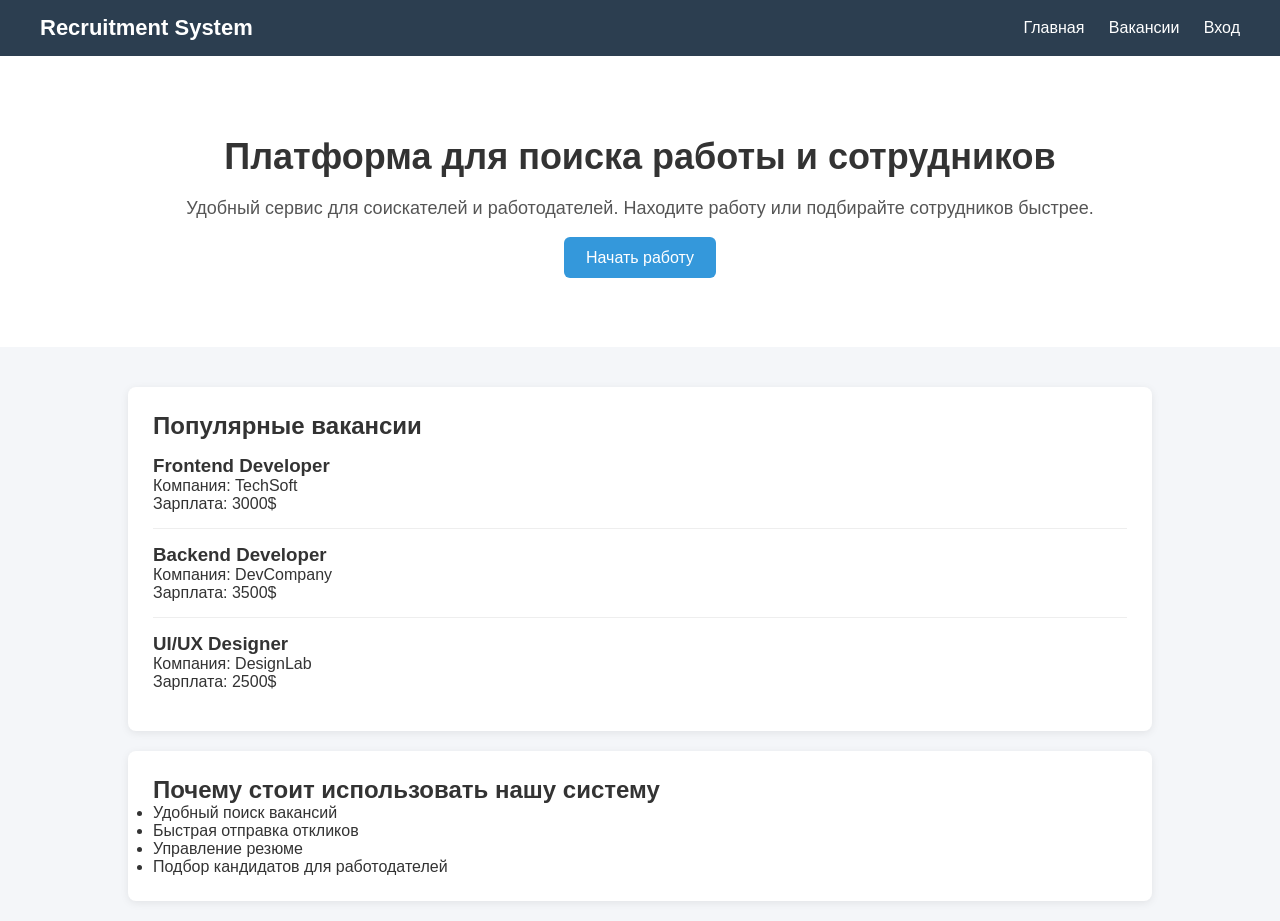
<file: recruitment-system-ui/index.html>
<!DOCTYPE html>
<html lang="ru">

<head>
<meta charset="UTF-8">
<title>Recruitment System</title>
<link rel="stylesheet" href="css/style.css">
</head>

<body>

<header>

<div class="logo">
Recruitment System
</div>

<nav>
<a href="index.html">Главная</a>
<a href="vacancies.html">Вакансии</a>
<a href="login.html">Вход</a>
</nav>

</header>

<section class="hero">

<h1>Платформа для поиска работы и сотрудников</h1>

<p>
Удобный сервис для соискателей и работодателей.
Находите работу или подбирайте сотрудников быстрее.
</p>

<a href="login.html" class="btn">Начать работу</a>

</section>

<div class="container">

<div class="card">

<h2>Популярные вакансии</h2>

<div class="vacancy">
<h3>Frontend Developer</h3>
<p>Компания: TechSoft</p>
<p>Зарплата: 3000$</p>
</div>

<div class="vacancy">
<h3>Backend Developer</h3>
<p>Компания: DevCompany</p>
<p>Зарплата: 3500$</p>
</div>

<div class="vacancy">
<h3>UI/UX Designer</h3>
<p>Компания: DesignLab</p>
<p>Зарплата: 2500$</p>
</div>

</div>

<div class="card">

<h2>Почему стоит использовать нашу систему</h2>

<ul>
<li>Удобный поиск вакансий</li>
<li>Быстрая отправка откликов</li>
<li>Управление резюме</li>
<li>Подбор кандидатов для работодателей</li>
</ul>

</div>

</div>

</body>
</html>
</file>
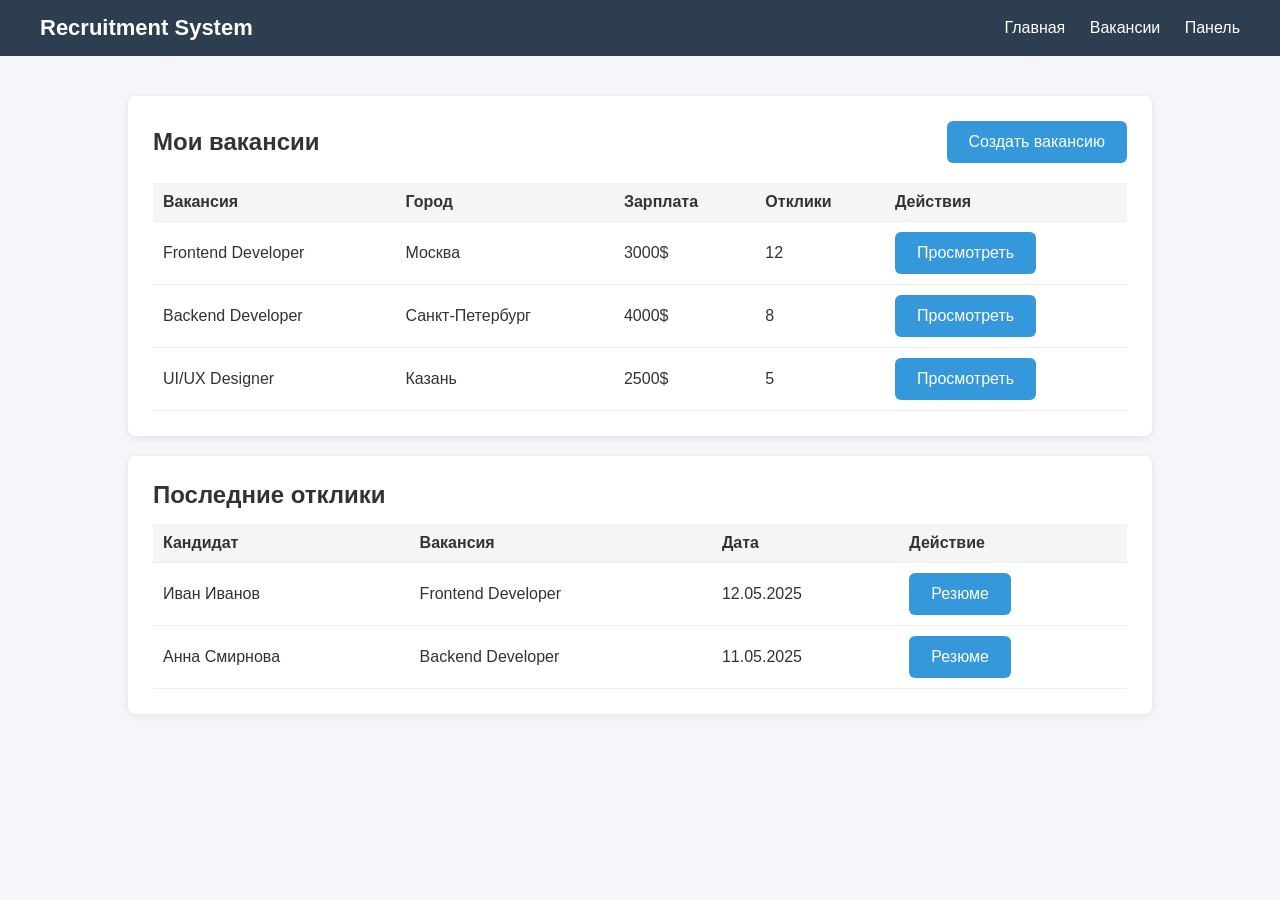
<file: recruitment-system-ui/emloyer-dashboard.html>
<!DOCTYPE html>
<html lang="ru">

<head>
<meta charset="UTF-8">
<title>Панель работодателя</title>
<link rel="stylesheet" href="css/style.css">
</head>

<body>

<header>

<div class="logo">
Recruitment System
</div>

<nav>
<a href="index.html">Главная</a>
<a href="vacancies.html">Вакансии</a>
<a href="employer-dashboard.html">Панель</a>
</nav>

</header>

<div class="container">

<div class="card">

<div class="dashboard-header">

<h2>Мои вакансии</h2>

<button class="btn">Создать вакансию</button>

</div>

<table class="dashboard-table">

<tr>
<th>Вакансия</th>
<th>Город</th>
<th>Зарплата</th>
<th>Отклики</th>
<th>Действия</th>
</tr>

<tr>
<td>Frontend Developer</td>
<td>Москва</td>
<td>3000$</td>
<td>12</td>
<td>
<button class="btn">Просмотреть</button>
</td>
</tr>

<tr>
<td>Backend Developer</td>
<td>Санкт-Петербург</td>
<td>4000$</td>
<td>8</td>
<td>
<button class="btn">Просмотреть</button>
</td>
</tr>

<tr>
<td>UI/UX Designer</td>
<td>Казань</td>
<td>2500$</td>
<td>5</td>
<td>
<button class="btn">Просмотреть</button>
</td>
</tr>

</table>

</div>

<div class="card">

<h2>Последние отклики</h2>

<table class="dashboard-table">

<tr>
<th>Кандидат</th>
<th>Вакансия</th>
<th>Дата</th>
<th>Действие</th>
</tr>

<tr>
<td>Иван Иванов</td>
<td>Frontend Developer</td>
<td>12.05.2025</td>
<td><button class="btn">Резюме</button></td>
</tr>

<tr>
<td>Анна Смирнова</td>
<td>Backend Developer</td>
<td>11.05.2025</td>
<td><button class="btn">Резюме</button></td>
</tr>

</table>

</div>

</div>

</body>
</html>
</file>
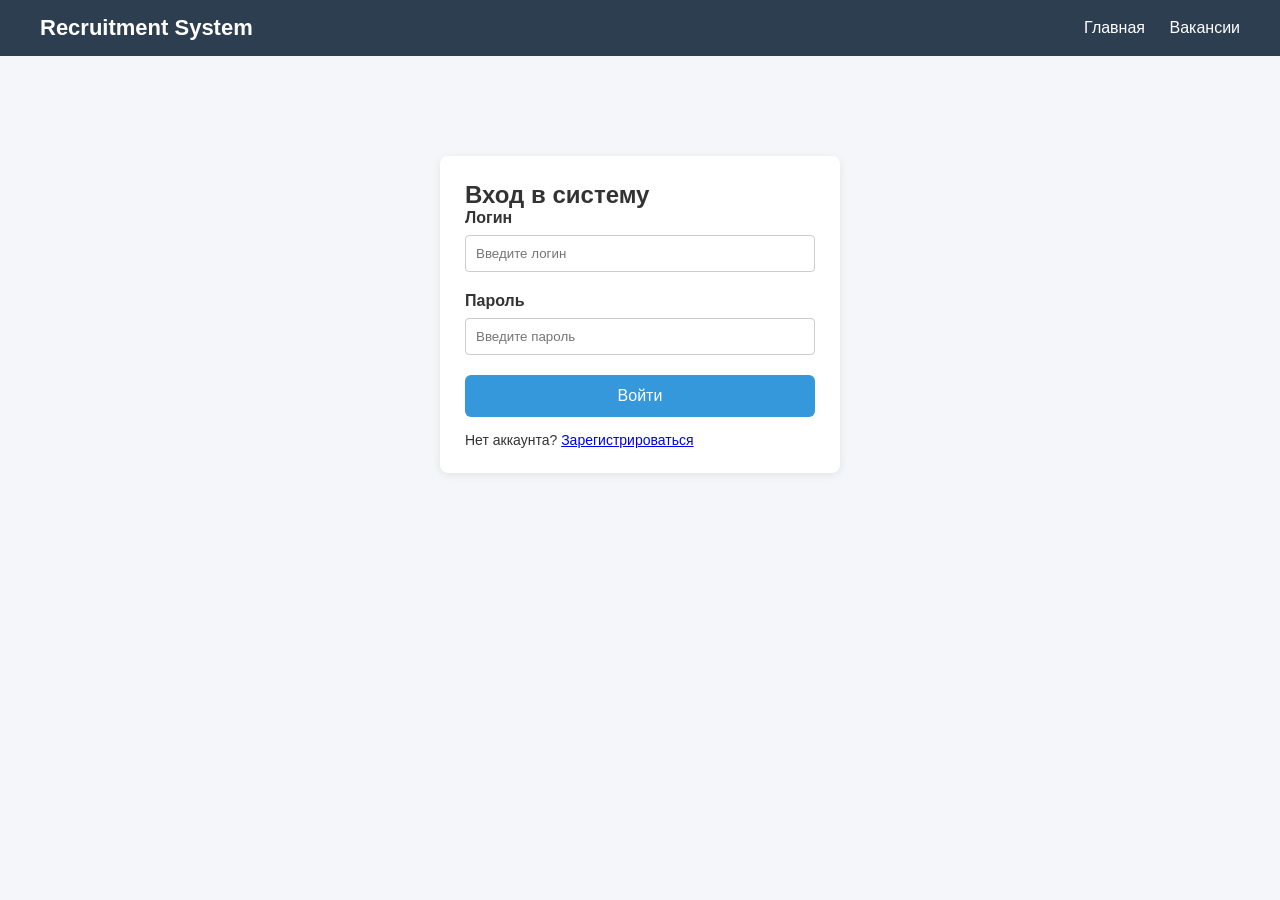
<file: recruitment-system-ui/login.html>
<!DOCTYPE html>
<html lang="ru">

<head>
<meta charset="UTF-8">
<title>Вход</title>
<link rel="stylesheet" href="css/style.css">
</head>

<body>

<header>

<div class="logo">
Recruitment System
</div>

<nav>
<a href="index.html">Главная</a>
<a href="#">Вакансии</a>
</nav>

</header>

<div class="login-container">

<div class="card">

<h2>Вход в систему</h2>

<form>

<label>Логин</label>
<input type="text" placeholder="Введите логин">

<label>Пароль</label>
<input type="password" placeholder="Введите пароль">

<button class="btn" style="width:100%">Войти</button>

</form>

<div class="form-footer">
Нет аккаунта? <a href="register.html">Зарегистрироваться</a>
</div>

</div>

</div>

</body>
</html>
</file>
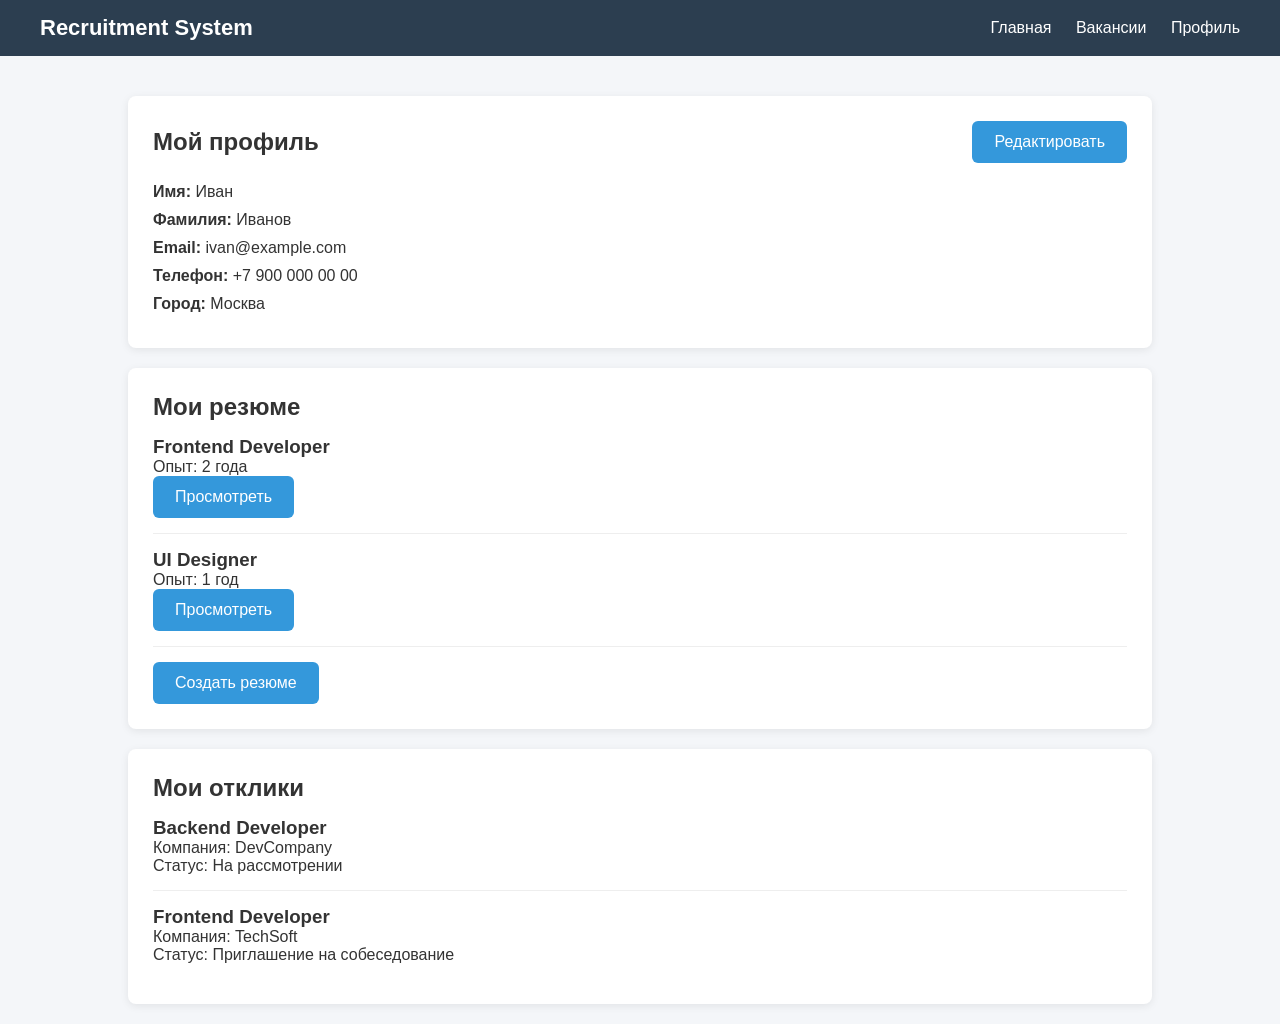
<file: recruitment-system-ui/profile.html>
<!DOCTYPE html>
<html lang="ru">

<head>
<meta charset="UTF-8">
<title>Профиль</title>
<link rel="stylesheet" href="css/style.css">
</head>

<body>

<header>

<div class="logo">
Recruitment System
</div>

<nav>
<a href="index.html">Главная</a>
<a href="vacancies.html">Вакансии</a>
<a href="profile.html">Профиль</a>
</nav>

</header>

<div class="container">

<div class="card">

<div class="profile-header">

<h2>Мой профиль</h2>

<button class="btn">Редактировать</button>

</div>

<div class="profile-info">

<p><b>Имя:</b> Иван</p>
<p><b>Фамилия:</b> Иванов</p>
<p><b>Email:</b> ivan@example.com</p>
<p><b>Телефон:</b> +7 900 000 00 00</p>
<p><b>Город:</b> Москва</p>

</div>

</div>

<div class="card">

<h2>Мои резюме</h2>

<div class="vacancy">

<h3>Frontend Developer</h3>
<p>Опыт: 2 года</p>
<button class="btn">Просмотреть</button>

</div>

<div class="vacancy">

<h3>UI Designer</h3>
<p>Опыт: 1 год</p>
<button class="btn">Просмотреть</button>

</div>

<button class="btn" style="margin-top:15px">
Создать резюме
</button>

</div>

<div class="card">

<h2>Мои отклики</h2>

<div class="vacancy">

<h3>Backend Developer</h3>
<p>Компания: DevCompany</p>
<p>Статус: На рассмотрении</p>

</div>

<div class="vacancy">

<h3>Frontend Developer</h3>
<p>Компания: TechSoft</p>
<p>Статус: Приглашение на собеседование</p>

</div>

</div>

</div>

</body>
</html>
</file>
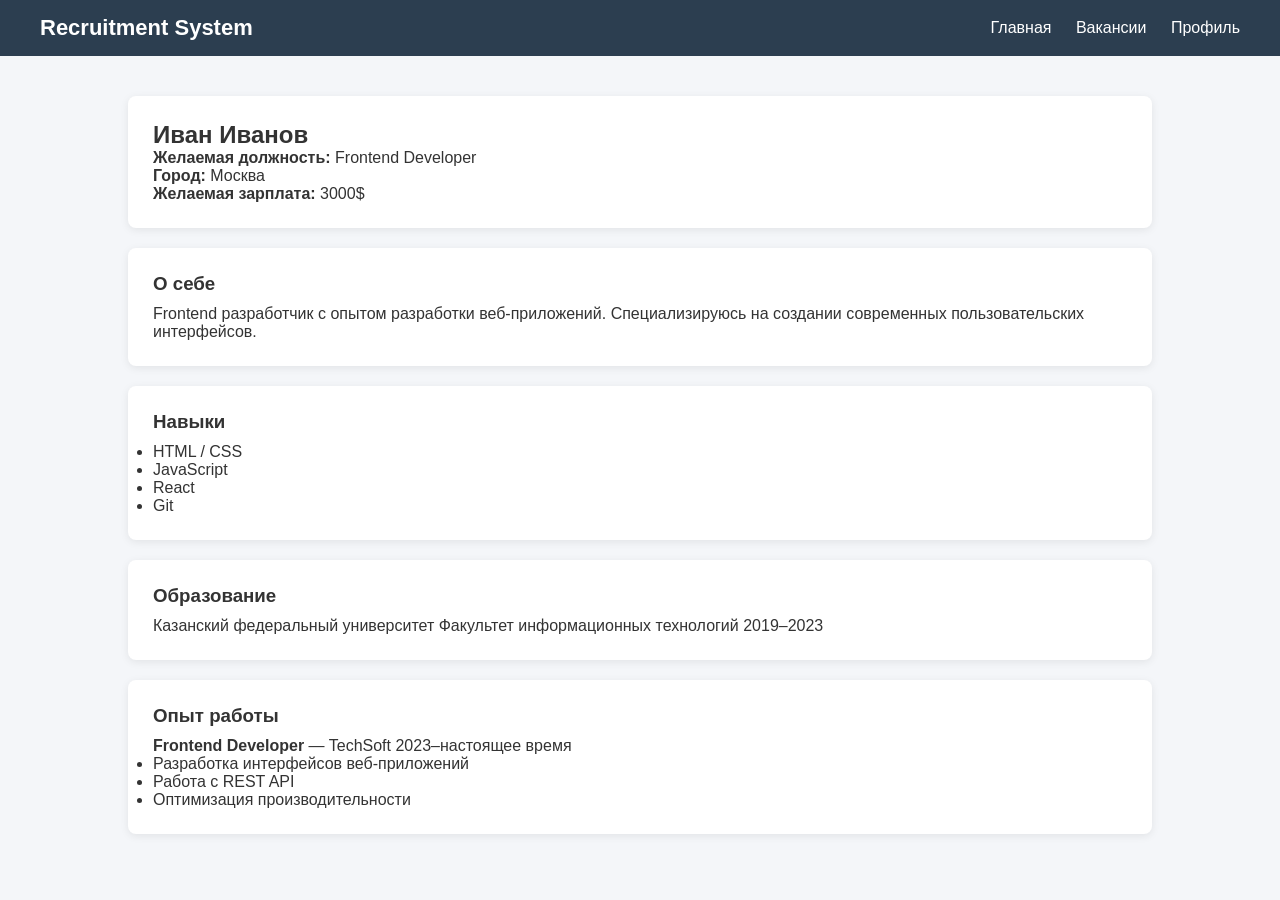
<file: recruitment-system-ui/resume.html>
<!DOCTYPE html>
<html lang="ru">

<head>
<meta charset="UTF-8">
<title>Резюме</title>
<link rel="stylesheet" href="css/style.css">
</head>

<body>

<header>

<div class="logo">
Recruitment System
</div>

<nav>
<a href="index.html">Главная</a>
<a href="vacancies.html">Вакансии</a>
<a href="profile.html">Профиль</a>
</nav>

</header>

<div class="container">

<div class="card">

<h2>Иван Иванов</h2>
<p><b>Желаемая должность:</b> Frontend Developer</p>
<p><b>Город:</b> Москва</p>
<p><b>Желаемая зарплата:</b> 3000$</p>

</div>

<div class="card resume-section">

<h3>О себе</h3>

<p>
Frontend разработчик с опытом разработки веб-приложений.
Специализируюсь на создании современных пользовательских интерфейсов.
</p>

</div>

<div class="card resume-section">

<h3>Навыки</h3>

<ul>
<li>HTML / CSS</li>
<li>JavaScript</li>
<li>React</li>
<li>Git</li>
</ul>

</div>

<div class="card resume-section">

<h3>Образование</h3>

<p>
Казанский федеральный университет  
Факультет информационных технологий  
2019–2023
</p>

</div>

<div class="card resume-section">

<h3>Опыт работы</h3>

<p>
<b>Frontend Developer</b> — TechSoft  
2023–настоящее время
</p>

<ul>
<li>Разработка интерфейсов веб-приложений</li>
<li>Работа с REST API</li>
<li>Оптимизация производительности</li>
</ul>

</div>

</div>

</body>
</html>
</file>
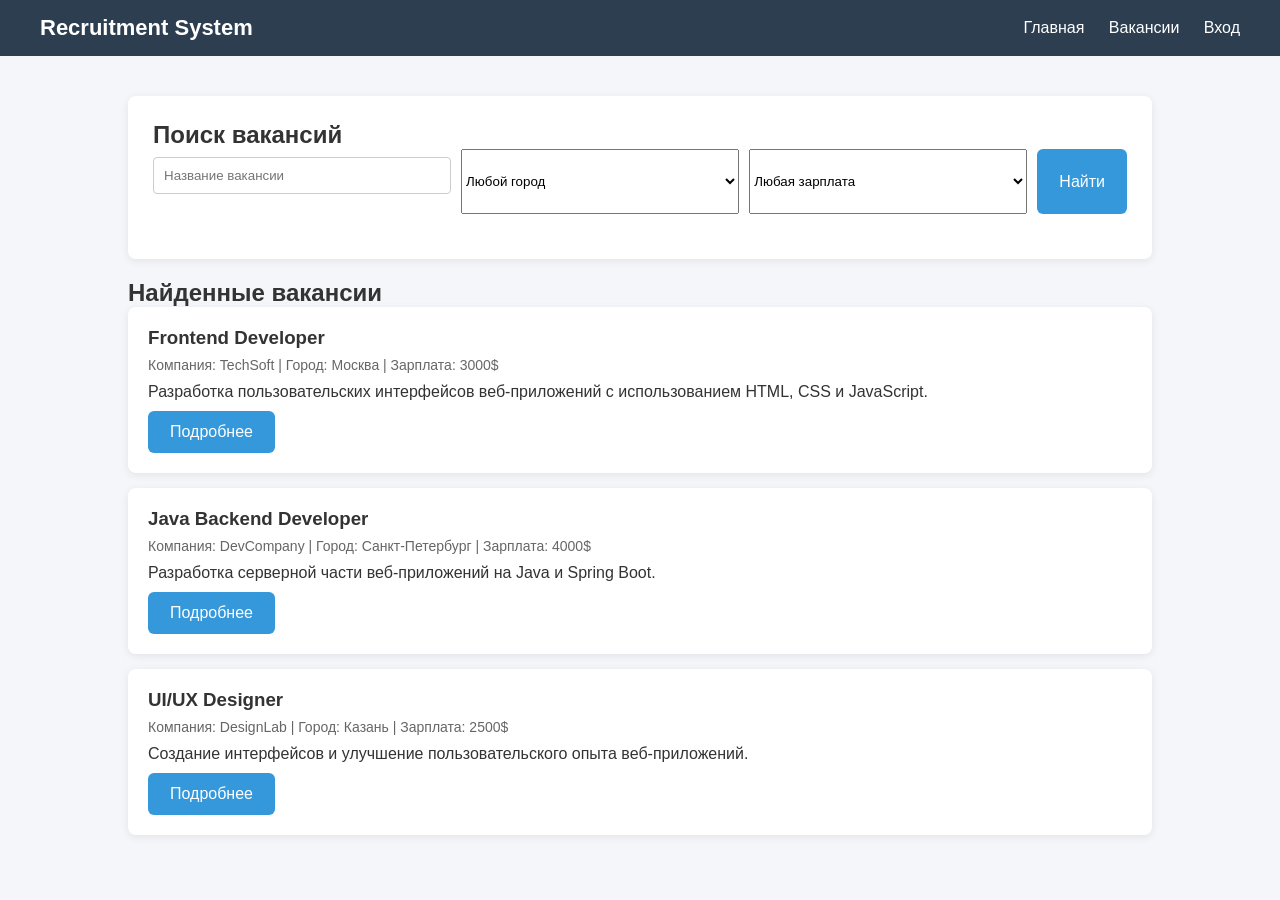
<file: recruitment-system-ui/vacancies.html>
<!DOCTYPE html>
<html lang="ru">

<head>
<meta charset="UTF-8">
<title>Вакансии</title>
<link rel="stylesheet" href="css/style.css">
</head>

<body>

<header>

<div class="logo">
Recruitment System
</div>

<nav>
<a href="index.html">Главная</a>
<a href="vacancies.html">Вакансии</a>
<a href="login.html">Вход</a>
</nav>

</header>

<div class="container">

<div class="card">

<h2>Поиск вакансий</h2>

<div class="search-box">

<input type="text" placeholder="Название вакансии">

<select>
<option>Любой город</option>
<option>Москва</option>
<option>Санкт-Петербург</option>
<option>Казань</option>
</select>

<select>
<option>Любая зарплата</option>
<option>1000$+</option>
<option>2000$+</option>
<option>3000$+</option>
</select>

<button class="btn">Найти</button>

</div>

</div>

<h2>Найденные вакансии</h2>

<div class="vacancy-card">

<h3>Frontend Developer</h3>

<div class="vacancy-meta">
Компания: TechSoft | Город: Москва | Зарплата: 3000$
</div>

<p>
Разработка пользовательских интерфейсов веб-приложений с использованием HTML, CSS и JavaScript.
</p>

<div class="vacancy-actions">
<button class="btn">Подробнее</button>
</div>

</div>

<div class="vacancy-card">

<h3>Java Backend Developer</h3>

<div class="vacancy-meta">
Компания: DevCompany | Город: Санкт-Петербург | Зарплата: 4000$
</div>

<p>
Разработка серверной части веб-приложений на Java и Spring Boot.
</p>

<div class="vacancy-actions">
<button class="btn">Подробнее</button>
</div>

</div>

<div class="vacancy-card">

<h3>UI/UX Designer</h3>

<div class="vacancy-meta">
Компания: DesignLab | Город: Казань | Зарплата: 2500$
</div>

<p>
Создание интерфейсов и улучшение пользовательского опыта веб-приложений.
</p>

<div class="vacancy-actions">
<button class="btn">Подробнее</button>
</div>

</div>

</div>

</body>
</html>
</file>
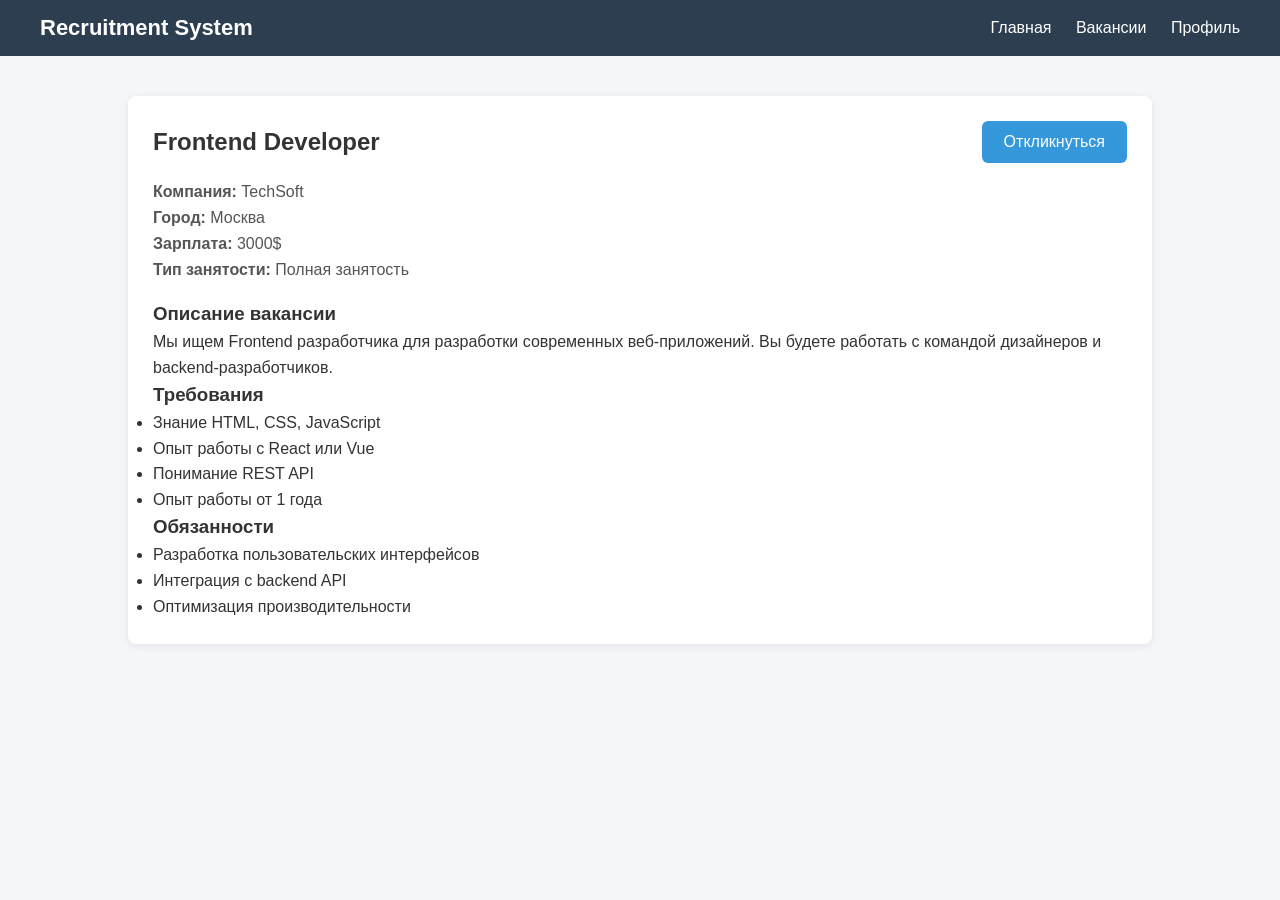
<file: recruitment-system-ui/vacancy.html>
<!DOCTYPE html>
<html lang="ru">

<head>
<meta charset="UTF-8">
<title>Вакансия</title>
<link rel="stylesheet" href="css/style.css">
</head>

<body>

<header>

<div class="logo">
Recruitment System
</div>

<nav>
<a href="index.html">Главная</a>
<a href="vacancies.html">Вакансии</a>
<a href="profile.html">Профиль</a>
</nav>

</header>

<div class="container">

<div class="card">

<div class="vacancy-header">

<h2>Frontend Developer</h2>

<button class="btn">Откликнуться</button>

</div>

<div class="vacancy-info">

<p><b>Компания:</b> TechSoft</p>
<p><b>Город:</b> Москва</p>
<p><b>Зарплата:</b> 3000$</p>
<p><b>Тип занятости:</b> Полная занятость</p>

</div>

<div class="vacancy-description">

<h3>Описание вакансии</h3>

<p>
Мы ищем Frontend разработчика для разработки современных веб-приложений.
Вы будете работать с командой дизайнеров и backend-разработчиков.
</p>

<h3>Требования</h3>

<ul>
<li>Знание HTML, CSS, JavaScript</li>
<li>Опыт работы с React или Vue</li>
<li>Понимание REST API</li>
<li>Опыт работы от 1 года</li>
</ul>

<h3>Обязанности</h3>

<ul>
<li>Разработка пользовательских интерфейсов</li>
<li>Интеграция с backend API</li>
<li>Оптимизация производительности</li>
</ul>

</div>

</div>

</div>

</body>
</html>
</file>
<file: recruitment-system-ui/css/style.css>
*{
margin:0;
padding:0;
box-sizing:border-box;
font-family: Arial, Helvetica, sans-serif;
}

body{
background:#f4f6f9;
color:#333;
}

/* HEADER */

header{
background:#2c3e50;
padding:15px 40px;
display:flex;
justify-content:space-between;
align-items:center;
}

.logo{
color:white;
font-size:22px;
font-weight:bold;
}

nav a{
color:white;
text-decoration:none;
margin-left:20px;
font-size:16px;
}

nav a:hover{
text-decoration:underline;
}

/* HERO */

.hero{
padding:80px 40px;
text-align:center;
background:white;
}

.hero h1{
font-size:36px;
margin-bottom:20px;
}

.hero p{
font-size:18px;
margin-bottom:30px;
color:#555;
}

.btn{
background:#3498db;
color:white;
padding:12px 22px;
border:none;
border-radius:6px;
cursor:pointer;
font-size:16px;
text-decoration:none;
}

.btn:hover{
background:#2980b9;
}

/* SECTION */

.container{
width:80%;
margin:auto;
margin-top:40px;
}

.card{
background:white;
padding:25px;
border-radius:8px;
box-shadow:0 2px 8px rgba(0,0,0,0.08);
margin-bottom:20px;
}

.vacancy{
border-bottom:1px solid #eee;
padding:15px 0;
}

.vacancy:last-child{
border:none;
}

/* LOGIN */

.login-container{
width:400px;
margin:100px auto;
}

input{
width:100%;
padding:10px;
margin-top:8px;
margin-bottom:20px;
border:1px solid #ccc;
border-radius:4px;
}

label{
font-weight:bold;
}

.form-footer{
margin-top:15px;
font-size:14px;
}
/* REGISTER */

.register-container{
width:420px;
margin:80px auto;
}

/* VACANCIES */

.search-box{
display:flex;
gap:10px;
margin-bottom:20px;
}

.search-box input,
.search-box select{
flex:1;
}

.vacancy-card{
background:white;
padding:20px;
border-radius:8px;
box-shadow:0 2px 8px rgba(0,0,0,0.08);
margin-bottom:15px;
}

.vacancy-card h3{
margin-bottom:8px;
}

.vacancy-meta{
color:#666;
font-size:14px;
margin-bottom:10px;
}

.vacancy-actions{
margin-top:10px;
}

/* VACANCY */

.vacancy-header{
display:flex;
justify-content:space-between;
align-items:center;
margin-bottom:20px;
}

.vacancy-info{
margin-bottom:20px;
}

.vacancy-info p{
margin-bottom:8px;
color:#555;
}

.vacancy-description{
margin-top:20px;
line-height:1.6;
}

/* PROFILE */

.profile-header{
display:flex;
justify-content:space-between;
align-items:center;
margin-bottom:20px;
}

.profile-info p{
margin-bottom:10px;
}

/* RESUME */

.resume-section{
margin-bottom:20px;
}

.resume-section h3{
margin-bottom:10px;
}

/* EMPLOYER DASHBOARD */

.dashboard-header{
display:flex;
justify-content:space-between;
align-items:center;
margin-bottom:20px;
}

.dashboard-table{
width:100%;
border-collapse:collapse;
margin-top:15px;
}

.dashboard-table th,
.dashboard-table td{
padding:10px;
border-bottom:1px solid #eee;
text-align:left;
}

.dashboard-table th{
background:#f5f5f5;
}
</file>
